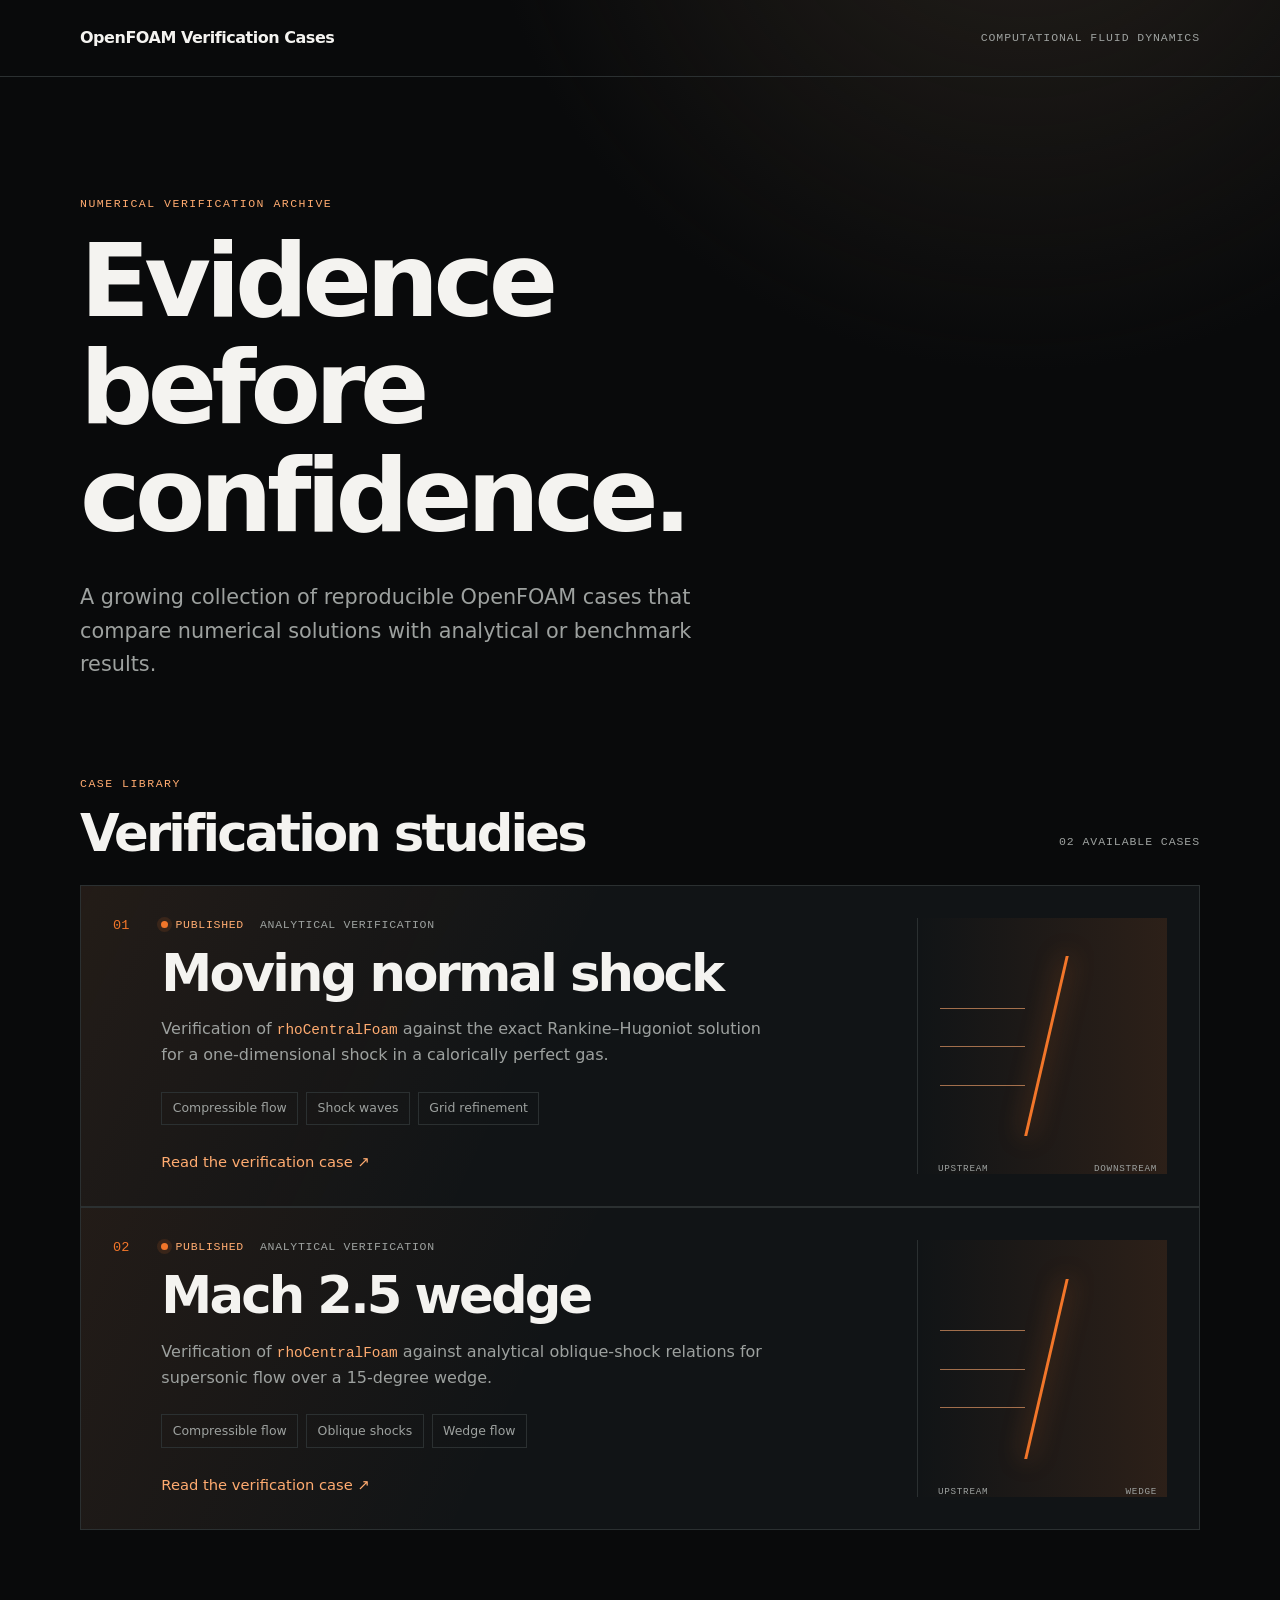
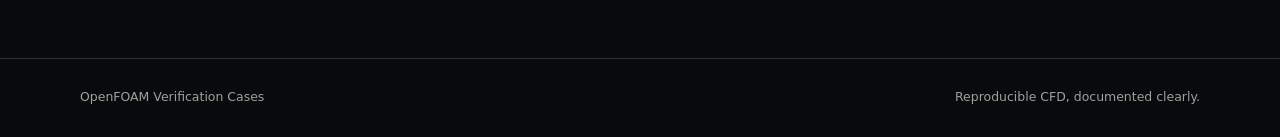
<file: index.html>
<!doctype html>
<html lang="en">
  <head>
    <meta charset="utf-8" />
    <meta name="viewport" content="width=device-width, initial-scale=1" />
    <meta
      name="description"
      content="OpenFOAM verification cases, analytical comparisons, and grid-refinement studies."
    />
    <title>OpenFOAM Verification Cases</title>
    <link rel="stylesheet" href="site.css" />
  </head>
  <body>
    <header class="site-header">
      <div class="container header-inner">
        <a class="brand" href="./">OpenFOAM Verification Cases</a>
        <span class="header-label">Computational fluid dynamics</span>
      </div>
    </header>

    <main>
      <section class="hero container">
        <p class="eyebrow">Numerical verification archive</p>
        <h1>Evidence before confidence.</h1>
        <p class="hero-copy">
          A growing collection of reproducible OpenFOAM cases that compare
          numerical solutions with analytical or benchmark results.
        </p>
      </section>

      <section class="container section" aria-labelledby="cases-heading">
        <div class="section-heading">
          <div>
            <p class="eyebrow">Case library</p>
            <h2 id="cases-heading">Verification studies</h2>
          </div>
          <p class="section-note">02 available cases</p>
        </div>

        <a class="case-card" href="normalShockVerification/page.html">
          <div class="case-number">01</div>
          <div class="case-content">
            <div class="case-topline">
              <span class="status"><span class="status-dot"></span>Published</span>
              <span class="case-type">Analytical verification</span>
            </div>
            <h3>Moving normal shock</h3>
            <p>
              Verification of <code>rhoCentralFoam</code> against the exact
              Rankine–Hugoniot solution for a one-dimensional shock in a
              calorically perfect gas.
            </p>
            <div class="tags" aria-label="Case topics">
              <span>Compressible flow</span>
              <span>Shock waves</span>
              <span>Grid refinement</span>
            </div>
            <span class="read-link">Read the verification case <span aria-hidden="true">↗</span></span>
          </div>
          <div class="case-visual" aria-hidden="true">
            <div class="shock-line"></div>
            <div class="flow-line flow-one"></div>
            <div class="flow-line flow-two"></div>
            <div class="flow-line flow-three"></div>
            <span class="visual-label upstream">UPSTREAM</span>
            <span class="visual-label downstream">DOWNSTREAM</span>
          </div>
        </a>

        <a class="case-card" href="mach2p5Wedge/page.html">
          <div class="case-number">02</div>
          <div class="case-content">
            <div class="case-topline">
              <span class="status"><span class="status-dot"></span>Published</span>
              <span class="case-type">Analytical verification</span>
            </div>
            <h3>Mach 2.5 wedge</h3>
            <p>
              Verification of <code>rhoCentralFoam</code> against analytical
              oblique-shock relations for supersonic flow over a 15-degree wedge.
            </p>
            <div class="tags" aria-label="Case topics">
              <span>Compressible flow</span>
              <span>Oblique shocks</span>
              <span>Wedge flow</span>
            </div>
            <span class="read-link">Read the verification case <span aria-hidden="true">↗</span></span>
          </div>
          <div class="case-visual" aria-hidden="true">
            <div class="shock-line"></div>
            <div class="flow-line flow-one"></div>
            <div class="flow-line flow-two"></div>
            <div class="flow-line flow-three"></div>
            <span class="visual-label upstream">UPSTREAM</span>
            <span class="visual-label downstream">WEDGE</span>
          </div>
        </a>
      </section>
    </main>

    <footer class="site-footer">
      <div class="container footer-inner">
        <span>OpenFOAM Verification Cases</span>
        <span>Reproducible CFD, documented clearly.</span>
      </div>
    </footer>
  </body>
</html>
</file>
<file: site.css>
:root {
  color-scheme: dark;
  --ink: #f4f3f0;
  --muted: #9da19f;
  --deep: #090a0b;
  --panel: #111416;
  --line: #2b3031;
  --orange: #f2762a;
  --orange-soft: #ffab70;
  --max-width: 1120px;
  font-family: Inter, ui-sans-serif, system-ui, -apple-system, BlinkMacSystemFont, "Segoe UI", sans-serif;
}

* { box-sizing: border-box; }

html { background: var(--deep); }

body {
  min-width: 320px;
  margin: 0;
  background: radial-gradient(circle at 80% -10%, #25201b 0, transparent 34rem), var(--deep);
  color: var(--ink);
  line-height: 1.6;
}

a { color: inherit; }

.container { width: min(calc(100% - 3rem), var(--max-width)); margin: 0 auto; }

.site-header { border-bottom: 1px solid var(--line); }

.header-inner, .footer-inner {
  display: flex;
  align-items: center;
  justify-content: space-between;
  gap: 1rem;
  min-height: 76px;
}

.brand { font-weight: 750; letter-spacing: -0.03em; text-decoration: none; }
.header-label, .section-note { color: var(--muted); font: 0.72rem/1.2 ui-monospace, SFMono-Regular, Menlo, monospace; letter-spacing: 0.08em; text-transform: uppercase; }

.hero { padding: 7.5rem 0 6rem; }
.eyebrow { margin: 0 0 1rem; color: var(--orange-soft); font: 0.72rem/1.2 ui-monospace, SFMono-Regular, Menlo, monospace; letter-spacing: 0.13em; text-transform: uppercase; }
h1, h2, h3 { margin: 0; letter-spacing: -0.055em; line-height: 1.05; }
h1 { max-width: 800px; font-size: clamp(3.5rem, 8vw, 7.5rem); font-weight: 700; }
.hero-copy { max-width: 620px; margin: 2rem 0 0; color: var(--muted); font-size: clamp(1.05rem, 2vw, 1.3rem); }

.section { padding-bottom: 8rem; }
.section-heading { display: flex; align-items: end; justify-content: space-between; gap: 2rem; margin-bottom: 1.5rem; }
h2 { font-size: clamp(2rem, 4vw, 3.5rem); }

.case-card {
  position: relative;
  display: grid;
  grid-template-columns: auto minmax(0, 1fr) 250px;
  gap: 2rem;
  overflow: hidden;
  padding: 2rem;
  border: 1px solid var(--line);
  background: linear-gradient(115deg, rgba(242, 118, 42, 0.08), transparent 42%), var(--panel);
  text-decoration: none;
  transition: border-color 180ms ease, transform 180ms ease;
}

.case-card:hover, .case-card:focus-visible { border-color: var(--orange); transform: translateY(-3px); }
.case-card:focus-visible { outline: 2px solid var(--orange-soft); outline-offset: 4px; }
.case-number { color: var(--orange); font: 0.85rem ui-monospace, SFMono-Regular, Menlo, monospace; }
.case-topline { display: flex; flex-wrap: wrap; gap: 1rem; align-items: center; color: var(--muted); font: 0.72rem ui-monospace, SFMono-Regular, Menlo, monospace; letter-spacing: 0.06em; text-transform: uppercase; }
.status { color: var(--orange-soft); }
.status-dot { display: inline-block; width: 7px; height: 7px; margin-right: 0.45rem; border-radius: 50%; background: var(--orange); box-shadow: 0 0 0 4px rgba(242, 118, 42, 0.12); }
.case-content h3 { margin: 1rem 0; font-size: clamp(2rem, 4vw, 3.25rem); }
.case-content p { max-width: 620px; margin: 0; color: var(--muted); }
code { color: var(--orange-soft); font: 0.9em ui-monospace, SFMono-Regular, Menlo, monospace; }
.tags { display: flex; flex-wrap: wrap; gap: 0.5rem; margin: 1.5rem 0; }
.tags span { padding: 0.35rem 0.65rem; border: 1px solid var(--line); color: var(--muted); font-size: 0.78rem; }
.read-link { color: var(--orange-soft); font-size: 0.92rem; }
.case-visual { position: relative; min-height: 220px; border-left: 1px solid var(--line); background: linear-gradient(90deg, transparent, rgba(242, 118, 42, 0.12)); }
.shock-line { position: absolute; top: 15%; bottom: 15%; left: 51%; width: 3px; background: var(--orange); box-shadow: 0 0 24px rgba(242, 118, 42, 0.7); transform: skew(-13deg); }
.flow-line { position: absolute; left: 9%; width: 34%; height: 1px; background: var(--orange-soft); opacity: 0.6; }
.flow-one { top: 35%; }.flow-two { top: 50%; }.flow-three { top: 65%; }
.visual-label { position: absolute; bottom: 0; color: var(--muted); font: 0.58rem ui-monospace, SFMono-Regular, Menlo, monospace; letter-spacing: 0.08em; }
.upstream { left: 8%; }.downstream { right: 4%; }

.site-footer { border-top: 1px solid var(--line); color: var(--muted); font-size: 0.78rem; }

@media (max-width: 760px) {
  .container { width: min(calc(100% - 2rem), var(--max-width)); }
  .header-label { display: none; }
  .hero { padding: 5rem 0 4rem; }
  .section-heading { align-items: start; flex-direction: column; gap: 0.75rem; }
  .case-card { grid-template-columns: auto minmax(0, 1fr); gap: 1rem; padding: 1.25rem; }
  .case-visual { grid-column: 1 / -1; min-height: 150px; border-top: 1px solid var(--line); border-left: 0; }
  .footer-inner { align-items: start; flex-direction: column; justify-content: center; padding: 1.25rem 0; }
}
</file>
